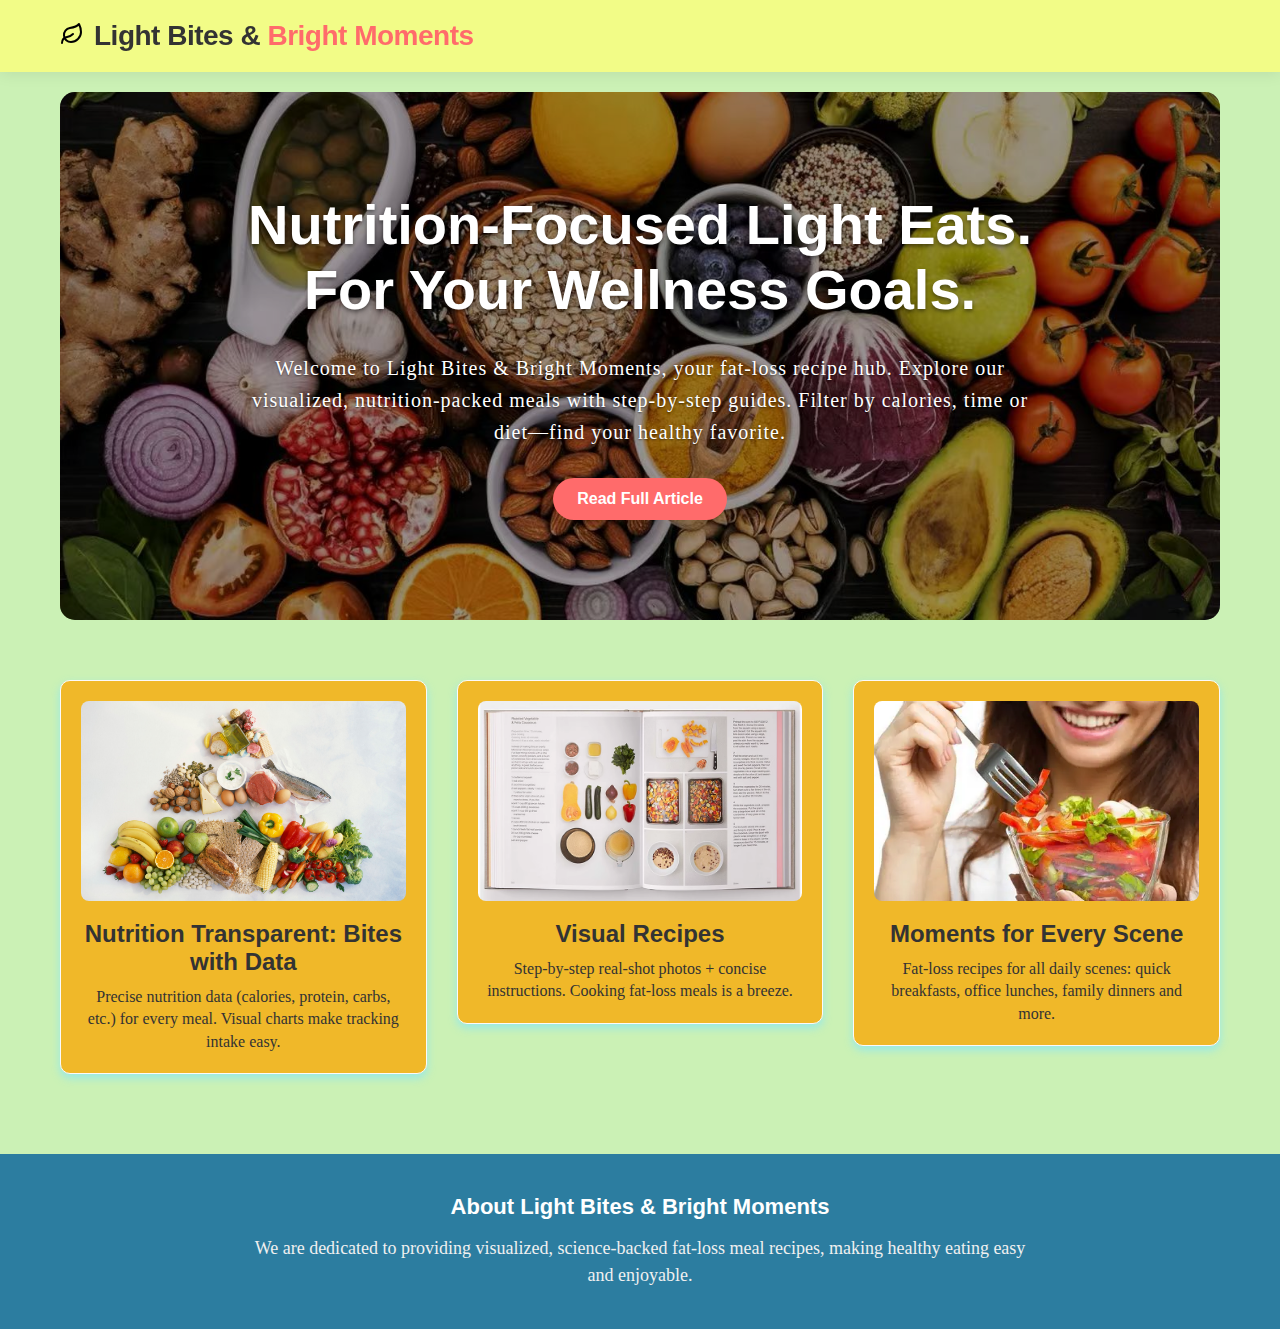
<file: index.html>
<!DOCTYPE html>
<html lang="en">
<head>
  <meta charset="UTF-8">
  <meta name="viewport" content="width=device-width, initial-scale=1.0">
  <meta name="description" content="A friendly guide to deliciousness. Explore our lovingly curated lists of the best fruits, pastries, curries, and veggie dishes. Find your next favorite.">
  <title>Light Bites & Bright Moments</title>
  <link rel="stylesheet" href="styles.css">
  <link rel="icon" href="favicon.ico">
</head>
<body>
 <header class="header">
    <div class="header-container">
        <div class="header-content">
            <div class="brand">
                <div class = "logo">
                  <svg xmlns="http://www.w3.org/2000/svg" width="24" height="24" viewBox="0 0 24 24" fill="none" stroke="currentColor" stroke-width="2" stroke-linecap="round" stroke-linejoin="round" class="lucide lucide-leaf-icon lucide-leaf"><path d="M11 20A7 7 0 0 1 9.8 6.1C15.5 5 17 4.48 19 2c1 2 2 4.18 2 8 0 5.5-4.78 10-10 10Z"/><path d="M2 21c0-3 1.85-5.36 5.08-6C9.5 14.52 12 13 13 12"/></svg>
                </div>
                <h2 class="brand-title">Light Bites & <span>Bright Moments</span></h2>
            </div>
           
            
        </div>
    </div>
</header>

<div id="main-content">
    <!-- 修复：英雄区改为背景图片叠加文字结构 -->
    <div id="hero">
        <div class="hero-content">
            <h1>Nutrition-Focused Light Eats.<br/>For Your Wellness Goals.</h1>
            <p>Welcome to Light Bites & Bright Moments, your fat-loss recipe hub. Explore our visualized, nutrition-packed meals with step-by-step guides. Filter by calories, time or diet—find your healthy favorite.</p>
            <!-- 新增：查看完整文章按钮 -->
            <a href="full-article.html" class="btn-read-more">Read Full Article</a>
        </div>
    </div>
   
    <div class="grid-container">
        <!-- 修复：闭合h2标签 + 新增a标签实现点击跳转 -->
        <a href="nutrition-page.html" class="fruit-link">
            <div class="fruit">
                <img src="public/images/Nutrition.jpg" alt="Nutrition" >
                <h2>Nutrition Transparent: Bites with Data</h2>
                <p>Precise nutrition data (calories, protein, carbs, etc.) for every meal. Visual charts make tracking intake easy.</p>
            </div>
        </a>

        <a href="recipes-page.html" class="fruit-link">
            <div class="fruit">
                <img src="public/images/Visual Recipes.avif" alt="Visual Recipes"  >
                <h2>Visual Recipes</h2>
                <p>Step-by-step real-shot photos + concise instructions. Cooking fat-loss meals is a breeze.</p>
            </div>
        </a>

        <a href="moments-page.html" class="fruit-link">
            <div class="fruit">
                <img src="public/images/Moments for Every Scene.webp" alt="Moments for Every Scene" >
                <h2>Moments for Every Scene</h2>
                <p>Fat-loss recipes for all daily scenes: quick breakfasts, office lunches, family dinners and more.</p>
            </div>
        </a>
    </div>
</div>

<!-- 新增：页脚语义化结构 -->
<footer id="footer">
    <div class="footer-container">
        <h3>About Light Bites & Bright Moments</h3>
        <p>We are dedicated to providing visualized, science-backed fat-loss meal recipes, making healthy eating easy and enjoyable.</p>
    </div>
</footer>

<script src="script.js"></script>
</body>
</html>
</file>
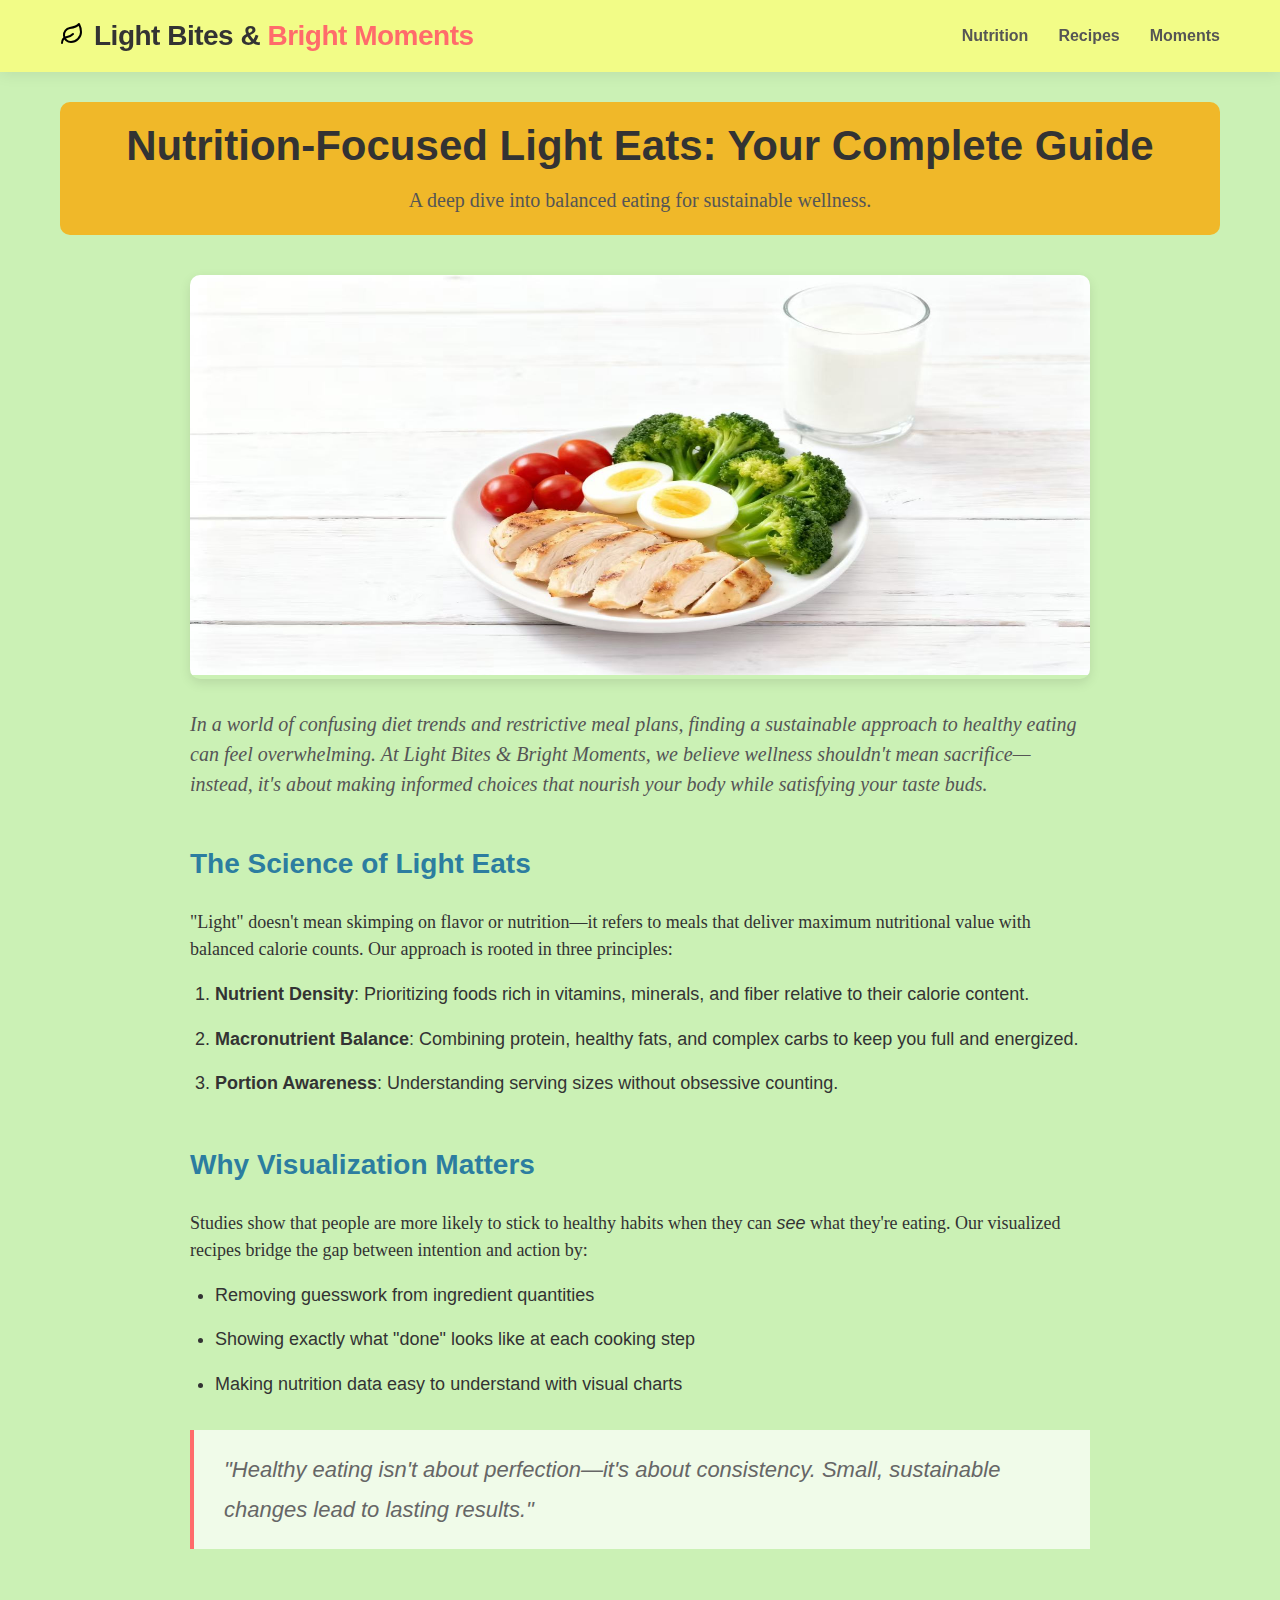
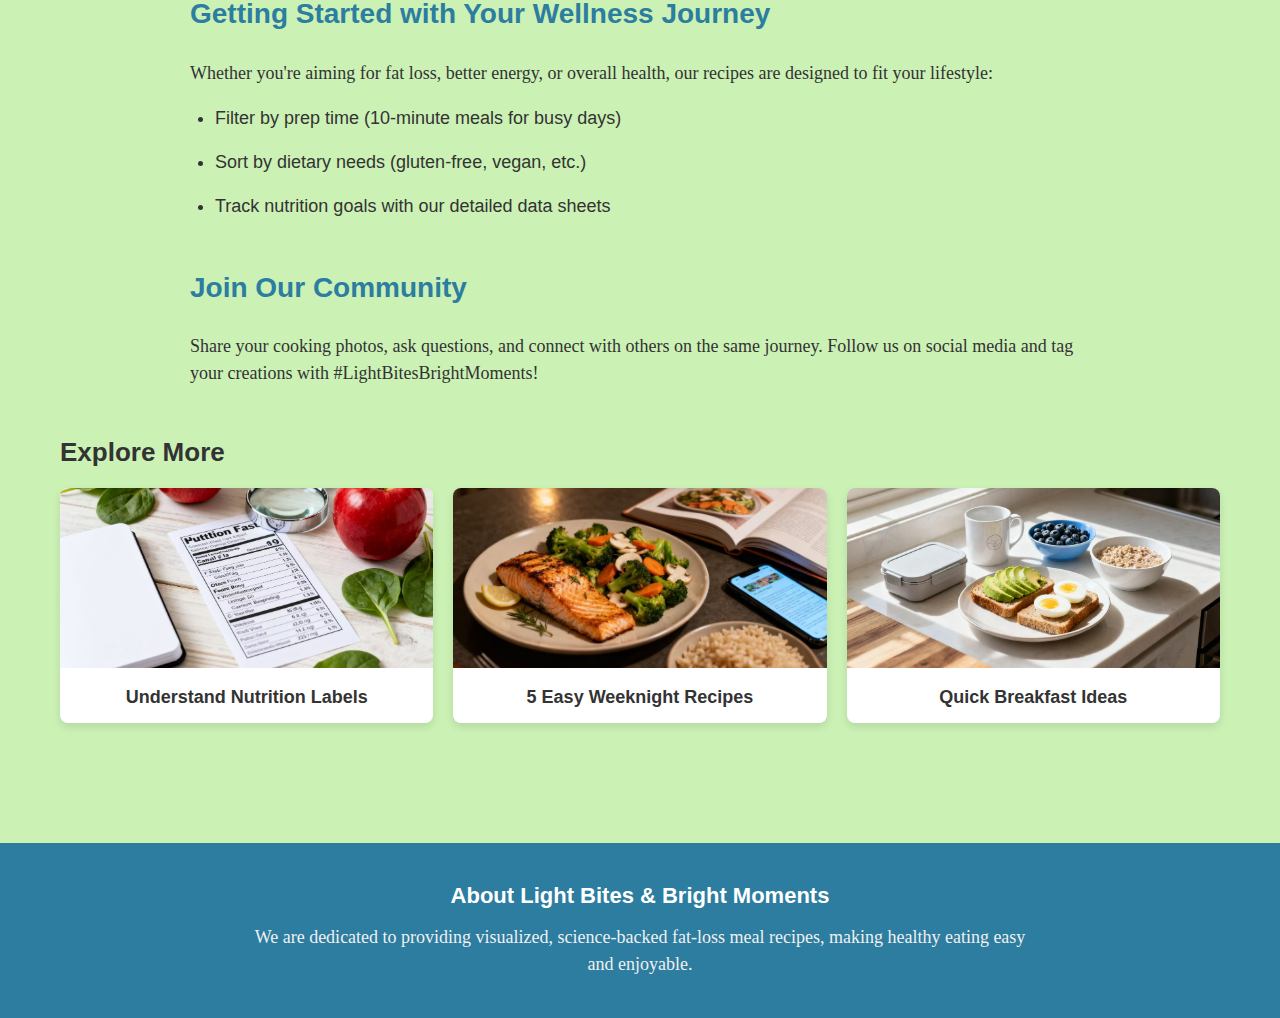
<file: full-article.html>
<!DOCTYPE html>
<html lang="en">
<head>
  <meta charset="UTF-8">
  <meta name="viewport" content="width=device-width, initial-scale=1.0">
  <meta name="description" content="Complete guide to nutrition-focused light eats for your wellness goals.">
  <title>Complete Guide | Light Bites</title>
  <link rel="stylesheet" href="styles.css"> <!-- 复用样式文件 -->
  <link rel="icon" href="favicon.ico">
</head>
<body>
  <!-- 复用头部导航 -->
  <header class="header">
    <div class="header-container">
      <div class="header-content">
        <div class="brand">
          <div class="logo">
            <svg xmlns="http://www.w3.org/2000/svg" width="24" height="24" viewBox="0 0 24 24" fill="none" stroke="currentColor" stroke-width="2" stroke-linecap="round" stroke-linejoin="round" class="lucide lucide-leaf"><path d="M11 20A7 7 0 0 1 9.8 6.1C15.5 5 17 4.48 19 2c1 2 2 4.18 2 8 0 5.5-4.78 10-10 10Z"/><path d="M2 21c0-3 1.85-5.36 5.08-6C9.5 14.52 12 13 13 12"/></svg>
          </div>
          <h2 class="brand-title">Light Bites & <span>Bright Moments</span></h2>
        </div>
        <ul class="nav-menu">
          <li class="nav-item"><a href="nutrition-page.html" class="nav-link">Nutrition</a></li>
          <li class="nav-item"><a href="recipes-page.html" class="nav-link">Recipes</a></li>
          <li class="nav-item"><a href="moments-page.html" class="nav-link">Moments</a></li>
        </ul>
      </div>
    </div>
  </header>

  <main class="inner-page">
    <!-- 文章标题区 -->
    <div class="inner-hero">
      <h1>Nutrition-Focused Light Eats: Your Complete Guide</h1>
      <p>A deep dive into balanced eating for sustainable wellness.</p>
    </div>

    <!-- 文章内容区 -->
    <article class="full-article">
      <div class="article-header-image">
        <img src="public/images/meal.jpg" alt="Healthy meal spread" width="100%" height="400" object-fit="cover">
      </div>

      <div class="article-content">
        <p class="article-intro">
          In a world of confusing diet trends and restrictive meal plans, finding a sustainable approach to healthy eating can feel overwhelming. At Light Bites & Bright Moments, we believe wellness shouldn't mean sacrifice—instead, it's about making informed choices that nourish your body while satisfying your taste buds.
        </p>

        <h2>The Science of Light Eats</h2>
        <p>
          "Light" doesn't mean skimping on flavor or nutrition—it refers to meals that deliver maximum nutritional value with balanced calorie counts. Our approach is rooted in three principles:
        </p>
        <ol>
          <li><strong>Nutrient Density</strong>: Prioritizing foods rich in vitamins, minerals, and fiber relative to their calorie content.</li>
          <li><strong>Macronutrient Balance</strong>: Combining protein, healthy fats, and complex carbs to keep you full and energized.</li>
          <li><strong>Portion Awareness</strong>: Understanding serving sizes without obsessive counting.</li>
        </ol>

        <h2>Why Visualization Matters</h2>
        <p>
          Studies show that people are more likely to stick to healthy habits when they can <em>see</em> what they're eating. Our visualized recipes bridge the gap between intention and action by:
        </p>
        <ul>
          <li>Removing guesswork from ingredient quantities</li>
          <li>Showing exactly what "done" looks like at each cooking step</li>
          <li>Making nutrition data easy to understand with visual charts</li>
        </ul>

        <div class="article-quote">
          "Healthy eating isn't about perfection—it's about consistency. Small, sustainable changes lead to lasting results."
        </div>

        <h2>Getting Started with Your Wellness Journey</h2>
        <p>
          Whether you're aiming for fat loss, better energy, or overall health, our recipes are designed to fit your lifestyle:
        </p>
        <ul>
          <li>Filter by prep time (10-minute meals for busy days)</li>
          <li>Sort by dietary needs (gluten-free, vegan, etc.)</li>
          <li>Track nutrition goals with our detailed data sheets</li>
        </ul>

        <h2>Join Our Community</h2>
        <p>
          Share your cooking photos, ask questions, and connect with others on the same journey. Follow us on social media and tag your creations with #LightBitesBrightMoments!
        </p>
      </div>
    </article>

    <!-- 相关推荐 -->
    <div class="related-section">
      <h3>Explore More</h3>
      <div class="related-grid">
        <a href="nutrition-page.html" class="related-card">
          <img src="public/images/label.jpg" alt="Nutrition data">
          <h4>Understand Nutrition Labels</h4>
        </a>
        <a href="recipes-page.html" class="related-card">
          <img src="public/images/easy.jpg" alt="Recipes">
          <h4>5 Easy Weeknight Recipes</h4>
        </a>
        <a href="moments-page.html" class="related-card">
          <img src="public/images/quick.jpg" alt="Morning recipes">
          <h4>Quick Breakfast Ideas</h4>
        </a>
      </div>
    </div>
  </main>

  <!-- 复用页脚 -->
  <footer id="footer">
    <div class="footer-container">
      <h3>About Light Bites & Bright Moments</h3>
      <p>We are dedicated to providing visualized, science-backed fat-loss meal recipes, making healthy eating easy and enjoyable.</p>
    </div>
  </footer>

  <script src="script.js"></script>
</body>
</html>
</file>
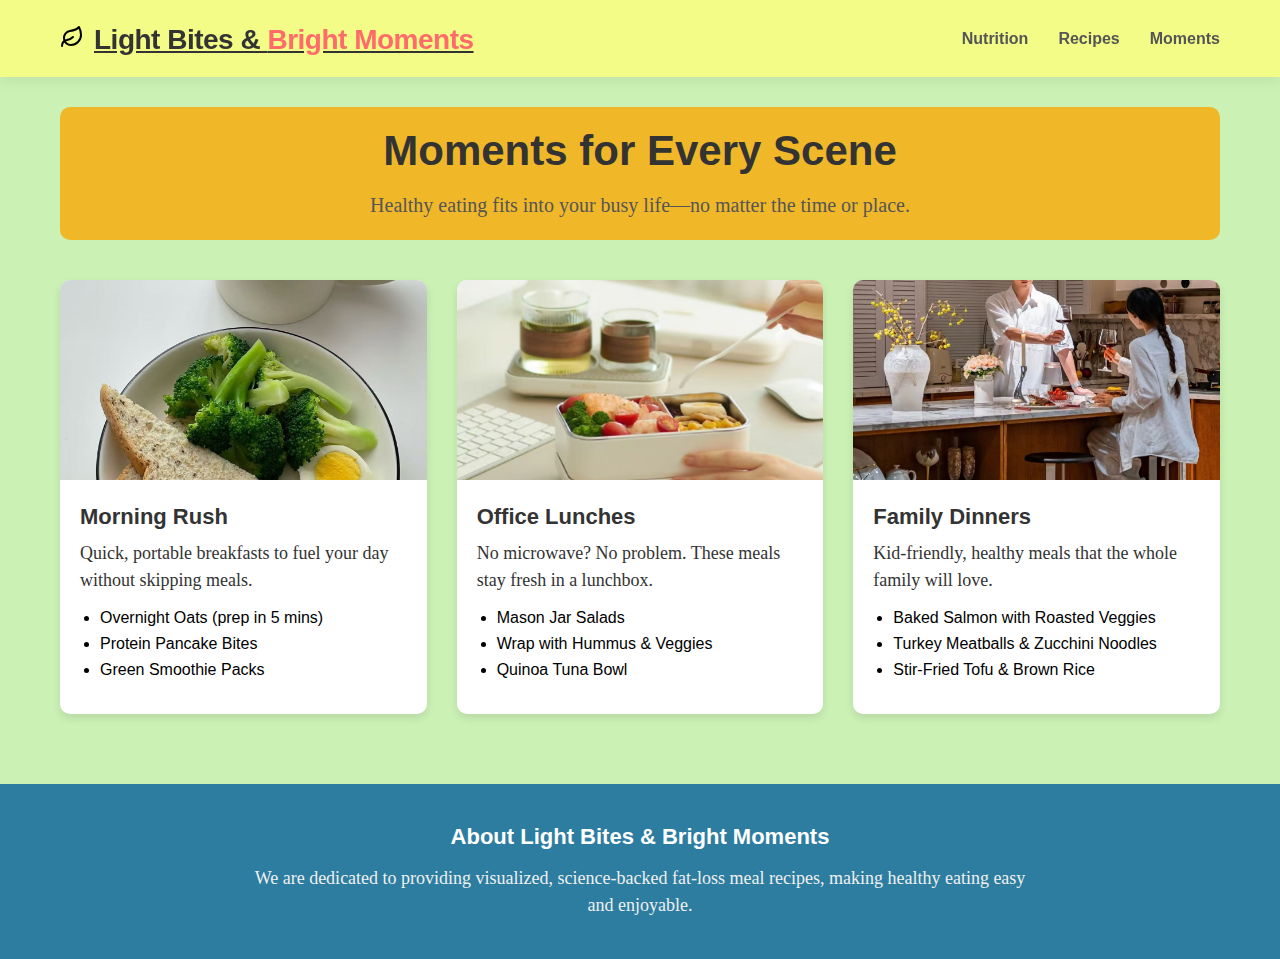
<file: moments-page.html>
<!DOCTYPE html>
<html lang="en">
<head>
  <meta charset="UTF-8">
  <meta name="viewport" content="width=device-width, initial-scale=1.0">
  <meta name="description" content="Healthy recipes for every moment: breakfast, lunch, dinner, and snacks.">
  <title>Moments for Every Scene | Light Bites</title>
  <link rel="stylesheet" href="styles.css">
  <link rel="icon" href="favicon.ico">
</head>
<body>
  <!-- site navigation will be injected here -->
  <div id="site-nav"></div>

  <main class="inner-page">
    <div class="inner-hero">
      <h1>Moments for Every Scene</h1>
      <p>Healthy eating fits into your busy life—no matter the time or place.</p>
    </div>

    <div class="moments-grid">
      <div class="moment-card">
        <div class="moment-image">
          <img src="public/images/breakfast.jpg" alt="Breakfast moment">
        </div>
        <div class="moment-content">
          <h3>Morning Rush</h3>
          <p>Quick, portable breakfasts to fuel your day without skipping meals.</p>
          <ul>
            <li>Overnight Oats (prep in 5 mins)</li>
            <li>Protein Pancake Bites</li>
            <li>Green Smoothie Packs</li>
          </ul>
          
        </div>
      </div>

      <div class="moment-card">
        <div class="moment-image">
          <img src="public/images/lunch.jpg" alt="Office lunch">
        </div>
        <div class="moment-content">
          <h3>Office Lunches</h3>
          <p>No microwave? No problem. These meals stay fresh in a lunchbox.</p>
          <ul>
            <li> Mason Jar Salads</li>
            <li>Wrap with Hummus & Veggies</li>
            <li>Quinoa Tuna Bowl</li>
          </ul>
          
        </div>
      </div>

      <div class="moment-card">
        <div class="moment-image">
          <img src="public/images/dinner.jpg" alt="Family dinner">
        </div>
        <div class="moment-content">
          <h3>Family Dinners</h3>
          <p>Kid-friendly, healthy meals that the whole family will love.</p>
          <ul>
            <li>Baked Salmon with Roasted Veggies</li>
            <li>Turkey Meatballs & Zucchini Noodles</li>
            <li>Stir-Fried Tofu & Brown Rice</li>
          </ul>
          
        </div>
      </div>
    </div>
  </main>

  <footer id="footer">
    <div class="footer-container">
      <h3>About Light Bites & Bright Moments</h3>
      <p>We are dedicated to providing visualized, science-backed fat-loss meal recipes, making healthy eating easy and enjoyable.</p>
    </div>
  </footer>

  <script src="load-nav.js"></script>
  <script src="script.js"></script>
</body>
</html>
</file>
<file: styles.css>
* {
    margin: 0;
    padding: 0;
    box-sizing: border-box;
    font-family: 'Segoe UI', Tahoma, Geneva, Verdana, sans-serif;
}

body {
    background-color: #cbf1b5;
}

.header {
    background-color: #f2fc87;
    box-shadow: 0 2px 15px rgba(0, 0, 0, 0.08);
    position: sticky;
    top: 0;
    z-index: 100;
}

.header-container {
    max-width: 1200px;
    margin: 0 auto;
    padding: 0 20px;
}

.header-content {
    display: flex;
    justify-content: space-between;
    align-items: center;
    padding: 20px 0;
}

.brand {
    display: flex;
    align-items: center;
    gap: 10px;
}

.brand-title {
    font-size: 28px;
    font-weight: 700;
    color: #333;
    letter-spacing: -0.5px;
}

.brand-title span {
    color: #ff6b6b;
}

.nav-menu {
    display: flex;
    list-style: none;
}

.nav-item {
    margin-left: 30px;
    position: relative;
}

.nav-link {
    text-decoration: none;
    color: #555;
    font-weight: 600;
    font-size: 16px;
    padding: 8px 0;
    transition: color 0.3s ease;
    position: relative;
}

.nav-link:hover {
    color: #ff6b6b;
}

.nav-link::after {
    content: '';
    position: absolute;
    width: 0;
    height: 2px;
    bottom: 0;
    left: 0;
    background-color: #ff6b6b;
    transition: width 0.3s ease;
}

.nav-link:hover::after {
    width: 100%;
}

#main-content {
    max-width: 1200px;
    margin: 0 auto;
    padding: 20px;
}

#hero {
    background-image: url('public/images/hero-background.jpg');
    background-size: cover;
    background-position: center;
    background-repeat: no-repeat;
    border-radius: 15px;
    padding: 100px 50px;
    margin-bottom: 40px;
    position: relative;
}

#hero::before {
    content: '';
    position: absolute;
    top: 0;
    left: 0;
    width: 100%;
    height: 100%;
    background-color: rgba(0, 0, 0, 0.4);
    border-radius: 15px;
    z-index: 1;
}

.hero-content {
    position: relative;
    z-index: 2;
    color: #fff;
    text-align: center;
}

#hero h1 {
    font-size: 56px;
    font-family: 'Arial', sans-serif;
    margin-bottom: 20px;
    text-shadow: 0 2px 4px rgba(0, 0, 0, 0.5);
}

#hero p {
    padding-top: 10px;
    font-size: 20px;
    line-height: 1.6;
    letter-spacing: 1px;
    color: #fff;
    max-width: 800px;
    margin: 0 auto 30px;
    text-shadow: 0 1px 2px rgba(0, 0, 0, 0.5);
}

.btn-read-more {
    display: inline-block;
    background-color: #ff6b6b;
    color: #fff;
    padding: 12px 24px;
    border-radius: 30px;
    text-decoration: none;
    font-weight: 600;
    transition: background-color 0.3s ease;
}

.btn-read-more:hover {
    background-color: #e55353;
}

p {
    font-size: 18px;
    color: #333;
    line-height: 1.5;
    font-family: 'Georgia', serif;
}

.grid-container {
    display: grid;
    grid-template-columns: repeat(auto-fit, minmax(300px, 1fr));
    gap: 30px;
    padding: 20px 0;
}

.fruit-link {
    text-decoration: none;
}

.fruit {
    border: 1px solid #fcfafa;
    padding: 20px;
    text-align: center;
    background: #f0b829;
    border-radius: 10px;
    box-shadow: 0 4px 8px rgba(138, 231, 245, 0.8);
    transition: transform 0.3s ease, box-shadow 0.3s ease;
}

.fruit:hover {
    transform: translateY(-5px);
    box-shadow: 0 8px 16px rgba(138, 231, 245, 1);
}

.fruit img {
    width: 100%;
    height: 200px;
    object-fit: cover;
    border-radius: 8px;
    margin-bottom: 15px;
}

.fruit h2 {
    margin: 0 0 10px;
    font-size: 24px;
    color: #333;
}

.fruit p {
    font-size: 16px;
    color: #333;
    line-height: 1.4;
    text-align: center;
}

#footer {
    background-color: #2c7da0;
    color: #fff;
    padding: 40px 20px;
    margin-top: 40px;
}

.footer-container {
    max-width: 1200px;
    margin: 0 auto;
    text-align: center;
}

#footer h3 {
    font-size: 22px;
    margin-bottom: 15px;
}

#footer p {
    color: #f0f0f0;
    max-width: 800px;
    margin: 0 auto;
}

/* 内页样式 */
.inner-page {
    max-width: 1200px;
    margin: 0 auto;
    padding: 30px 20px;
}

.inner-hero {
    text-align: center;
    margin-bottom: 40px;
    padding: 20px;
    background-color: #f0b829;
    border-radius: 10px;
}

.inner-hero h1 {
    font-size: 42px;
    margin-bottom: 15px;
    color: #333;
}

.inner-hero p {
    font-size: 20px;
    color: #555;
    max-width: 800px;
    margin: 0 auto;
}

.content-section {
    display: grid;
    grid-template-columns: 1fr 1fr;
    gap: 30px;
    margin-bottom: 50px;
}

.content-image img {
    width: 100%;
    height: auto;
    border-radius: 10px;
    box-shadow: 0 4px 8px rgba(0,0,0,0.1);
}

.content-text h2 {
    font-size: 30px;
    margin-bottom: 20px;
    color: #333;
}

.content-text h3 {
    font-size: 24px;
    margin: 25px 0 15px;
    color: #555;
}

.nutrition-list {
    margin: 15px 0 25px;
    padding-left: 20px;
}

.nutrition-list li {
    margin-bottom: 10px;
    font-size: 18px;
}

.nutrition-chart {
    margin: 30px 0;
    padding: 20px;
    background-color: #fff;
    border-radius: 8px;
    box-shadow: 0 2px 6px rgba(0,0,0,0.1);
}

.chart-placeholder {
    margin-top: 15px;
    display: flex;
    flex-direction: column;
    gap: 10px;
}

.chart-bar {
    padding: 10px;
    border-radius: 4px;
    color: white;
    font-weight: 600;
}

.protein { background-color: #4CAF50; width: 70%; }
.carbs { background-color: #2196F3; width: 45%; }
.fats { background-color: #FF9800; width: 20%; }
.calories { background-color: #f44336; width: 60%; }

.related-section {
    margin: 50px 0;
}

.related-section h3 {
    font-size: 26px;
    margin-bottom: 20px;
    color: #333;
}

.related-grid {
    display: grid;
    grid-template-columns: repeat(auto-fit, minmax(250px, 1fr));
    gap: 20px;
}

.related-card {
    text-decoration: none;
    background-color: white;
    border-radius: 8px;
    overflow: hidden;
    box-shadow: 0 4px 8px rgba(0,0,0,0.1);
    transition: transform 0.3s ease;
}

.related-card:hover {
    transform: translateY(-5px);
}

.related-card img {
    width: 100%;
    height: 180px;
    object-fit: cover;
}

.related-card h4 {
    padding: 15px;
    color: #333;
    font-size: 18px;
    text-align: center;
}

/* 食谱页样式 */
.recipe-gallery {
    display: flex;
    flex-direction: column;
    gap: 20px;
}

.recipe-step {
    background-color: white;
    padding: 15px;
    border-radius: 8px;
    box-shadow: 0 2px 6px rgba(0,0,0,0.1);
}

.recipe-step img {
    width: 100%;
    height: 250px;
    object-fit: cover;
    border-radius: 4px;
    margin-bottom: 10px;
}

.recipe-details h2 {
    margin-bottom: 15px;
}

.recipe-meta {
    display: flex;
    gap: 20px;
    margin-bottom: 20px;
    color: #666;
    font-size: 16px;
}

.recipe-details ul {
    padding-left: 20px;
    margin: 15px 0;
}

.recipe-details li {
    margin-bottom: 8px;
    font-size: 18px;
}

/* 场景页样式 */
.moments-grid {
    display: grid;
    grid-template-columns: repeat(auto-fit, minmax(300px, 1fr));
    gap: 30px;
}

.moment-card {
    background-color: white;
    border-radius: 10px;
    overflow: hidden;
    box-shadow: 0 4px 8px rgba(0,0,0,0.1);
}

.moment-image img {
    width: 100%;
    height: 200px;
    object-fit: cover;
}

.moment-content {
    padding: 20px;
}

.moment-content h3 {
    font-size: 22px;
    margin-bottom: 10px;
    color: #333;
}

.moment-content ul {
    padding-left: 20px;
    margin: 15px 0;
}

.moment-content li {
    margin-bottom: 8px;
}

.moment-link {
    display: inline-block;
    color: #ff6b6b;
    font-weight: 600;
    text-decoration: none;
    margin-top: 10px;
    transition: color 0.3s ease;
}

.moment-link:hover {
    color: #e55353;
}

/* 响应式适配 */
@media (max-width: 768px) {
    .header-content {
        flex-direction: column;
        gap: 15px;
    }

    .nav-menu {
        flex-wrap: wrap;
        justify-content: center;
    }

    .nav-item {
        margin: 0 10px;
    }

    #hero {
        padding: 60px 20px;
    }

    #hero h1 {
        font-size: 36px;
    }

    .content-section {
        grid-template-columns: 1fr;
    }

    .inner-hero h1 {
        font-size: 32px;
    }
}

/* 完整文章页专属样式 */
.full-article {
    max-width: 900px;
    margin: 0 auto;
}

.article-header-image {
    border-radius: 10px;
    overflow: hidden;
    margin-bottom: 30px;
    box-shadow: 0 4px 12px rgba(0,0,0,0.1);
}

.article-content {
    line-height: 1.8;
    color: #333;
}

.article-intro {
    font-size: 20px;
    font-style: italic;
    margin-bottom: 30px;
    color: #555;
}

.full-article h2 {
    font-size: 28px;
    margin: 40px 0 20px;
    color: #2c7da0;
}

.full-article ol, .full-article ul {
    padding-left: 25px;
    margin: 15px 0 25px;
}

.full-article li {
    margin-bottom: 12px;
    font-size: 18px;
}

.article-quote {
    font-size: 22px;
    font-style: italic;
    color: #666;
    border-left: 4px solid #ff6b6b;
    padding: 20px 30px;
    margin: 30px 0;
    background-color: rgba(255,255,255,0.7);
}
</file>
